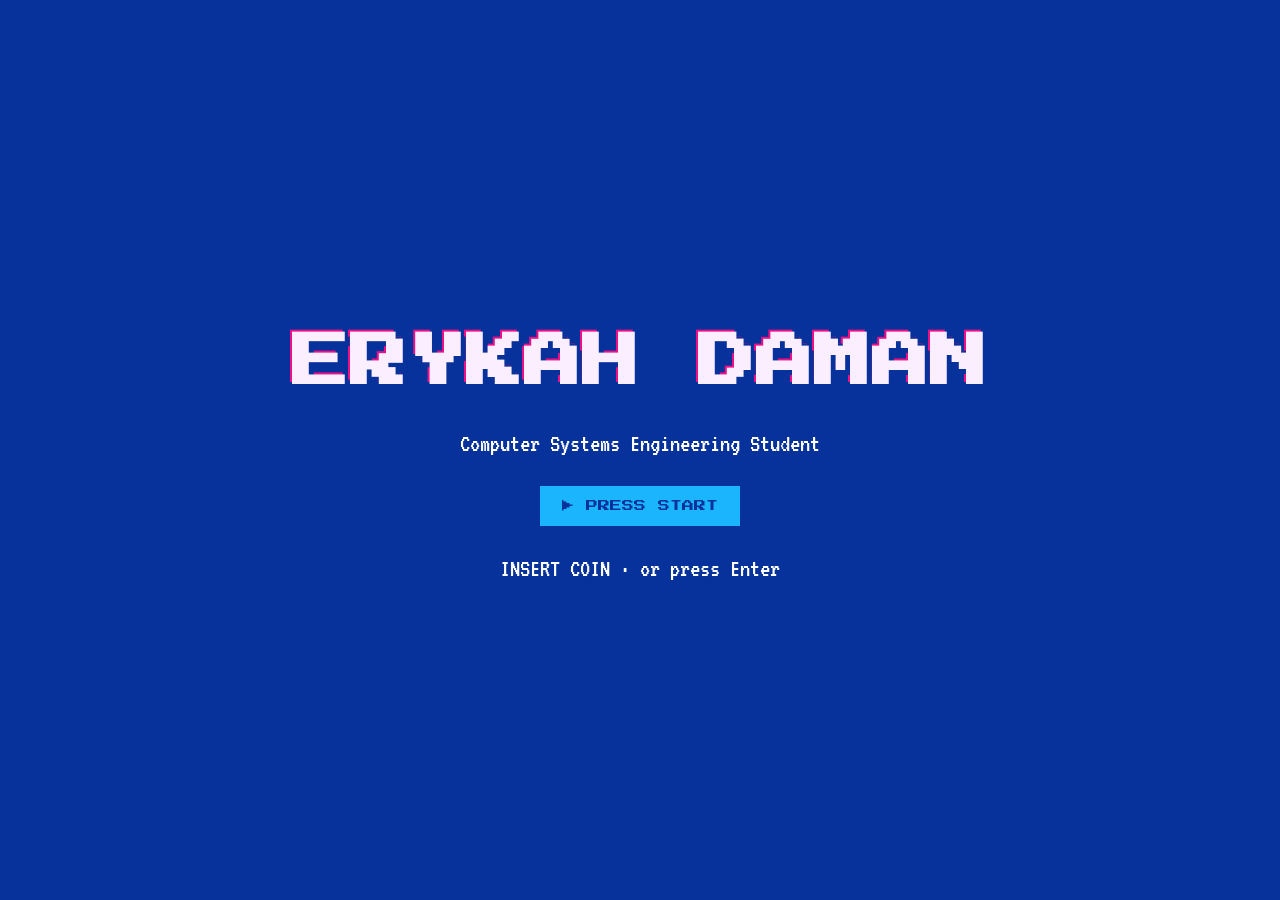
<file: index.html>
<!DOCTYPE html><html lang="en"><head><meta charset="UTF-8"><meta name="viewport" content="width=device-width,initial-scale=1"><link rel="stylesheet" href="style.css"><title>Press Start</title></head><body><video id="bgvideo" autoplay muted loop playsinline><source src="background.mp4" type="video/mp4"></video><canvas id="bg"></canvas>
<div class="start"><h1 id="n"></h1><p id="tg"></p>
<div><a class="btn" href="home.html" id="go">▶ PRESS START</a></div>
<p class="blink">INSERT COIN · or press Enter</p></div>
<script src="data.js"></script><script src="main.js"></script>
<script>n.textContent=ME.name;tg.textContent=ME.tagline;
addEventListener('keydown',e=>{if(e.key==='Enter')location.href='home.html'});</script></body></html>
</file>
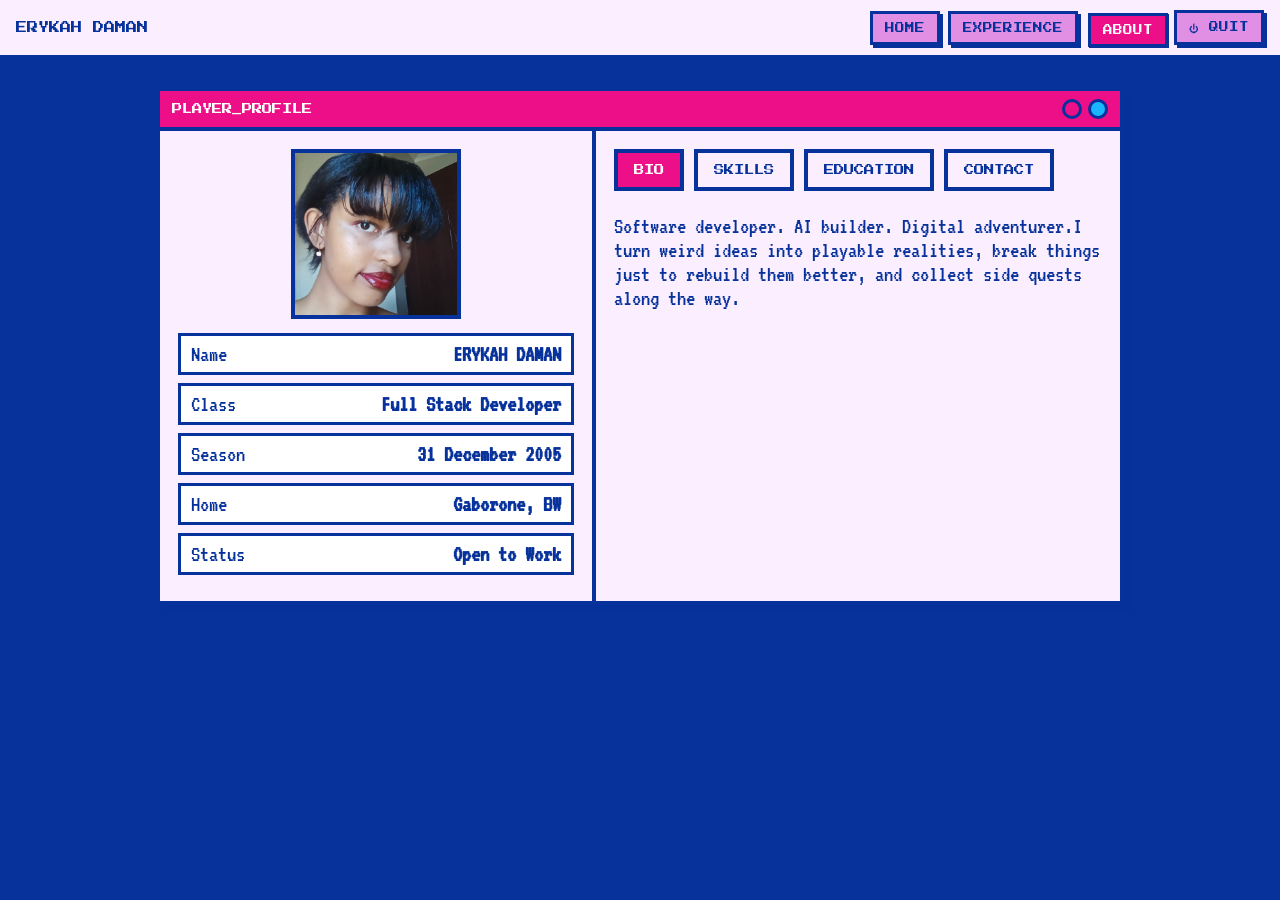
<file: about.html>
<!DOCTYPE html><html lang="en"><head><meta charset="UTF-8"><meta name="viewport" content="width=device-width,initial-scale=1"><link rel="stylesheet" href="style.css"><title>About</title></head><body><video id="bgvideo" autoplay muted loop playsinline><source src="background.mp4" type="video/mp4"></video><canvas id="bg"></canvas>
<main><section class="win pink"><div class="t">PLAYER_PROFILE<i></i></div>
<div class="book"><div>
<div class="avatar" id="av"></div>
<div class="row"><span>Name</span><b id="nm"></b></div><div class="row"><span>Class</span><b id="cl"></b></div>
<div class="row"><span>Season</span><b id="se"></b></div><div class="row"><span>Home</span><b id="ho"></b></div><div class="row"><span>Status</span><b id="st"></b></div>
</div><div>
<div class="tabs" role="tablist" id="tb"></div><div id="pane" style="margin-top:16px"></div></div></div></section></main>
<script src="data.js"></script><script src="main.js"></script>
<script>
nm.textContent=ME.name;cl.textContent=ME.class;se.textContent=ME.season;ho.textContent=ME.home;st.textContent=ME.status;
const img=new Image();img.onload=()=>av.style.backgroundImage='url('+ME.avatar+')';img.onerror=()=>av.textContent=ME.emoji;img.src=ME.avatar;
const T={BIO:()=>'<p>'+ME.bio+'</p>',SKILLS:()=>ME.skills.map(s=>s[0]+'<div class="xp"><span style="width:'+s[1]+'%"></span></div>').join(''),
EDUCATION:()=>ME.education.map(e=>'<div class="card"><h3>'+e[0]+'</h3>'+e[1]+'</div>').join(''),CONTACT:()=>ME.contact.map(c=>'<div class="row"><span>'+c[0]+'</span><b>'+c[1]+'</b></div>').join('')};
Object.keys(T).forEach((k,i)=>{const b=document.createElement('button');b.textContent=k;b.setAttribute('role','tab');b.onclick=()=>{[...tb.children].forEach(x=>x.setAttribute('aria-selected',x===b));pane.innerHTML=T[k]()};tb.append(b);if(!i)b.click()});
</script></body></html>
</file>
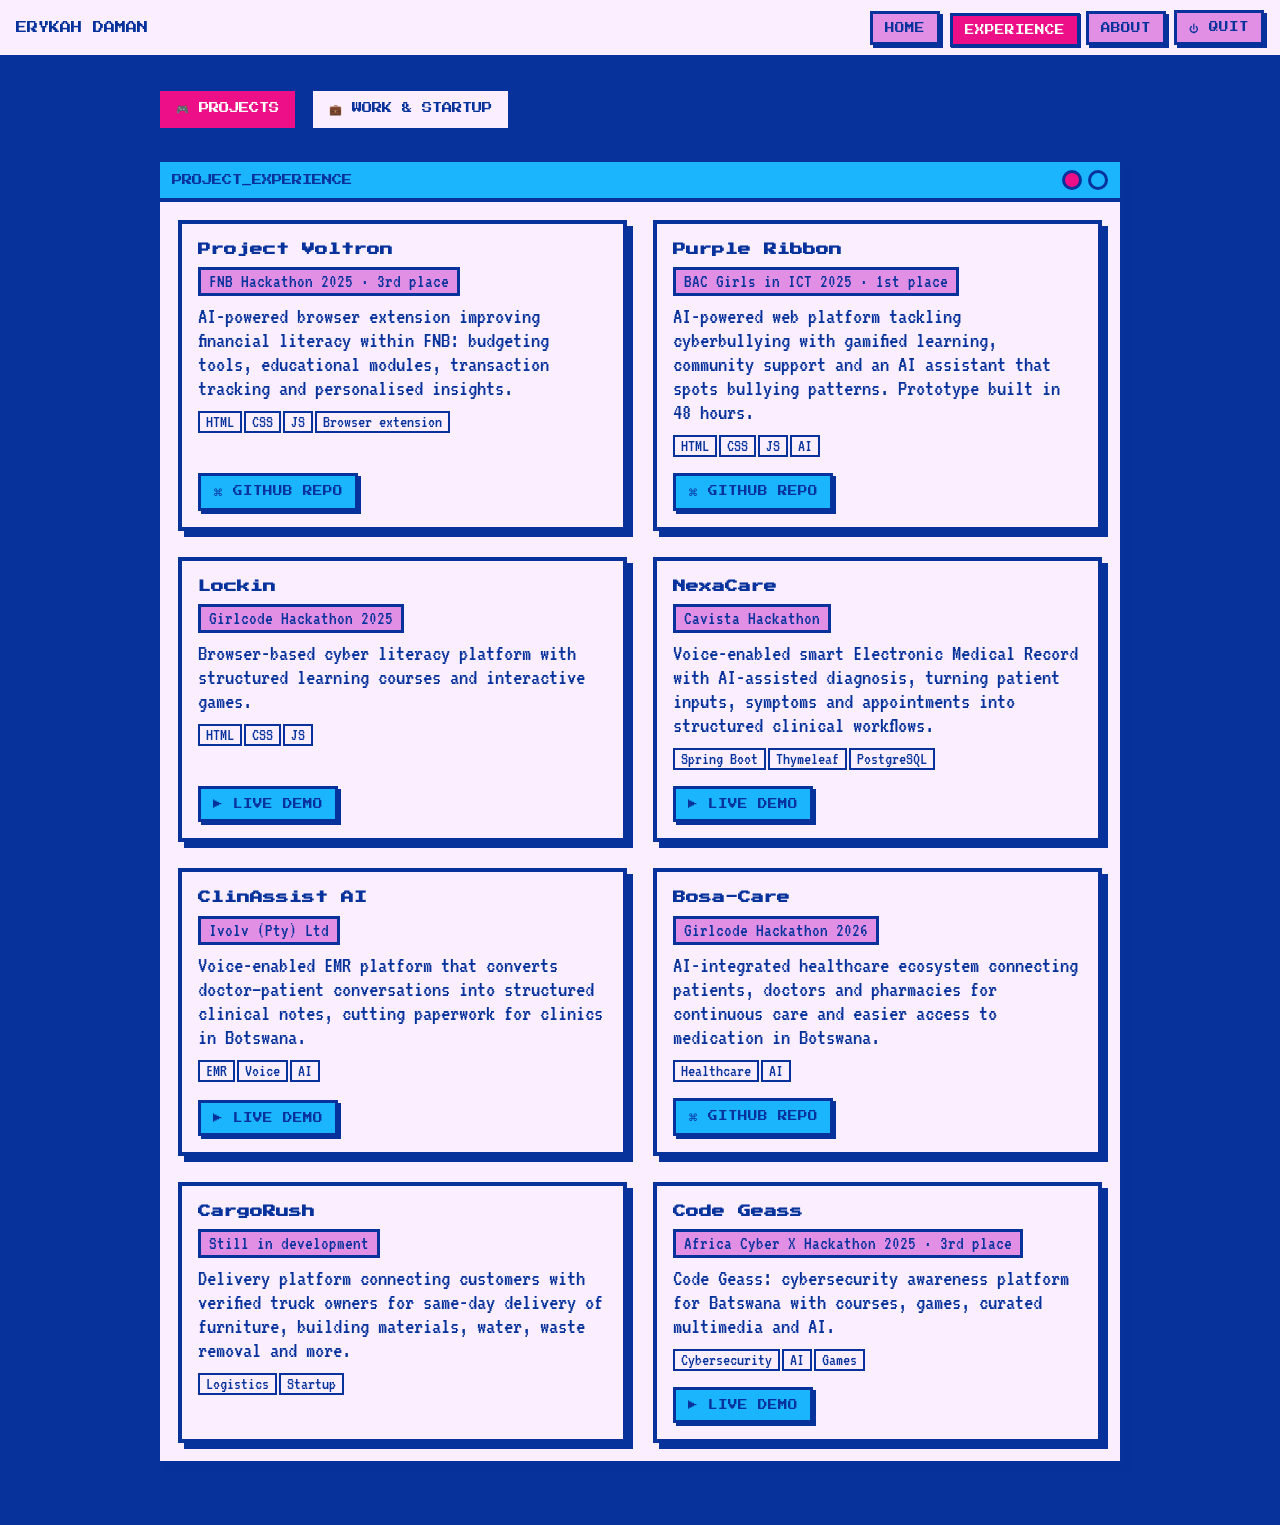
<file: experience.html>
<!DOCTYPE html><html lang="en"><head><meta charset="UTF-8"><meta name="viewport" content="width=device-width,initial-scale=1"><link rel="stylesheet" href="style.css"><title>Experience</title></head><body>
<video id="bgvideo" autoplay muted loop playsinline><source src="background.mp4" type="video/mp4"></video><canvas id="bg"></canvas>
<main>
<div class="tabs" role="tablist" id="tb"></div>
<section class="win"><div class="t"><span id="ttl"></span><i></i></div><div class="c"><div class="feature-grid" id="list"></div></div></section>
</main>
<script src="data.js"></script><script src="main.js"></script>
<script>
const TABS={projects:["🎮 PROJECTS","PROJECT_EXPERIENCE",PROJECTS],work:["💼 WORK & STARTUP","WORK_EXPERIENCE",WORK]};
const card=i=>{
const ok=u=>u&&!u.startsWith('PASTE');
return `<article class="feature-box"><div class="fc"><h3>${i.title}</h3><span class="ev">${i.event}</span><p>${i.desc}</p><div>${tags(i.tags)}</div>
<div class="btns">${ok(i.repo)?`<a href="${i.repo}" target="_blank" rel="noopener">⌘ GITHUB REPO</a>`:''}${ok(i.live)?`<a href="${i.live}" target="_blank" rel="noopener">▶ LIVE DEMO</a>`:''}</div></div></article>`};
const show=k=>{const[t,h,d]=TABS[k];ttl.textContent=h;[...tb.children].forEach(b=>b.setAttribute('aria-selected',b.dataset.k===k));list.innerHTML=d.map(card).join('')};
Object.keys(TABS).forEach(k=>{const b=document.createElement('button');b.textContent=TABS[k][0];b.dataset.k=k;b.setAttribute('role','tab');b.onclick=()=>show(k);tb.append(b)});
show('projects');
</script></body></html>
</file>
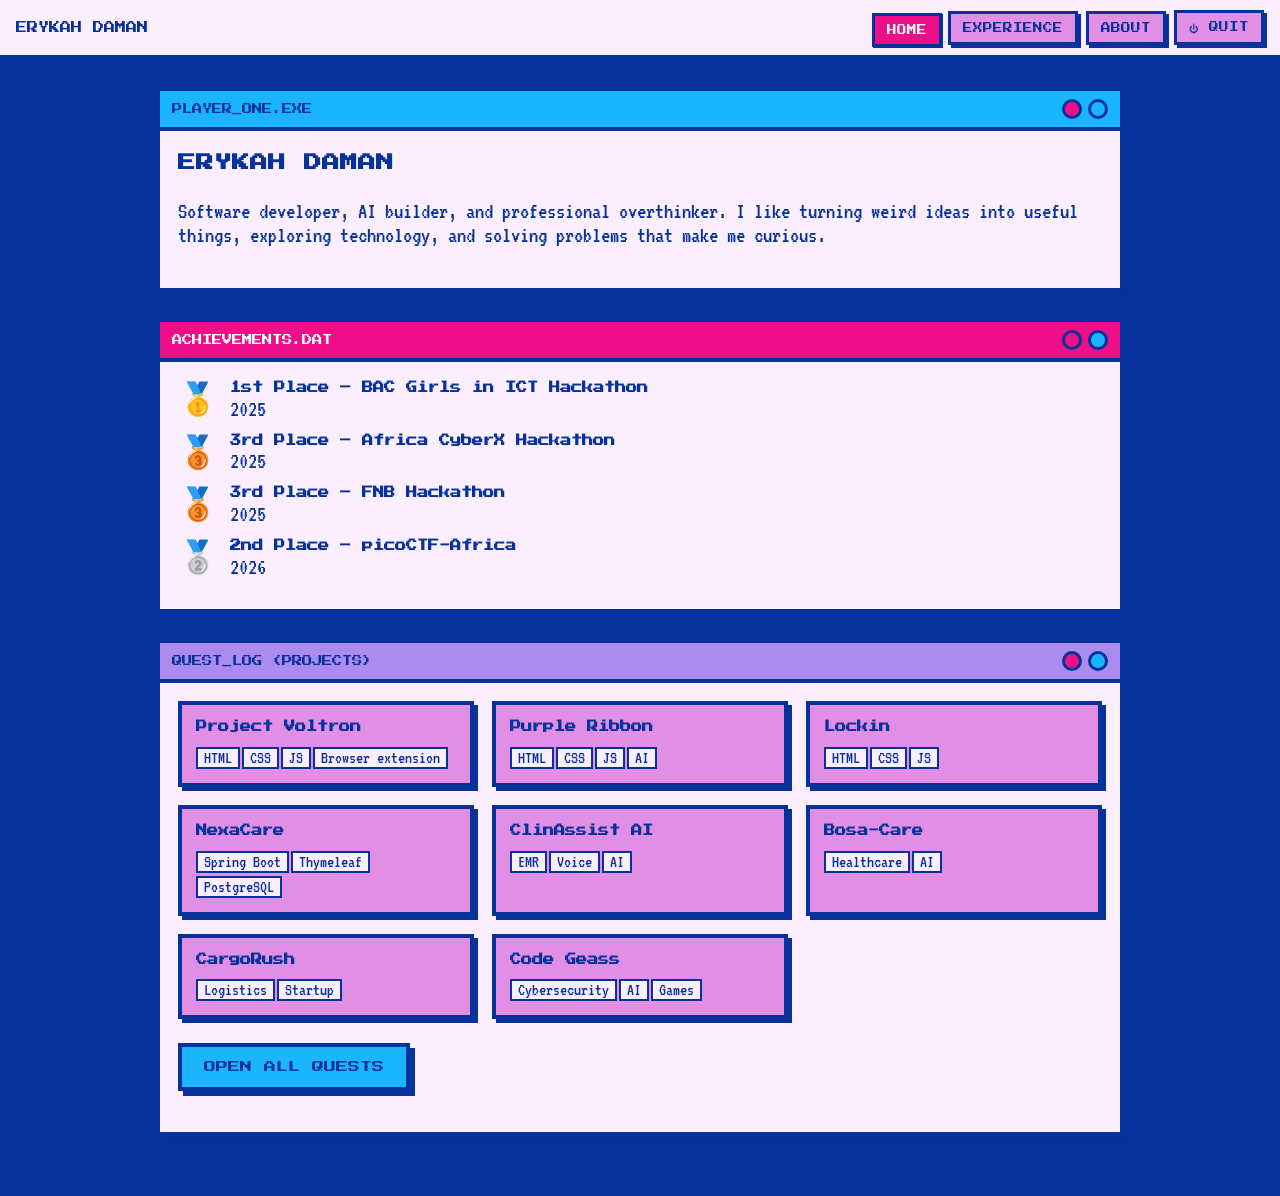
<file: home.html>
<!DOCTYPE html><html lang="en"><head><meta charset="UTF-8"><meta name="viewport" content="width=device-width,initial-scale=1"><link rel="stylesheet" href="style.css"><title>Home</title></head><body><video id="bgvideo" autoplay muted loop playsinline><source src="background.mp4" type="video/mp4"></video><canvas id="bg"></canvas>
<main>
<section class="win"><div class="t">PLAYER_ONE.EXE<i></i></div><div class="c"><h1 id="n" style="font-size:1.1rem;margin-bottom:10px"></h1><p id="s"></p></div></section>
<section class="win pink"><div class="t">ACHIEVEMENTS.DAT<i></i></div><div class="c" id="wins"></div></section>
<section class="win peach"><div class="t">QUEST_LOG (PROJECTS)<i></i></div><div class="c"><div class="grid" id="proj"></div><p><a class="btn" href="experience.html">OPEN ALL QUESTS</a></p></div></section>
</main>
<script src="data.js"></script><script src="main.js"></script>
<script>n.textContent=ME.name;s.textContent=ME.summary;
wins.innerHTML=WINS.map(w=>'<div class="ach"><span class="ic">'+w.icon+'</span><div><h3 style="font-size:.7rem">'+w.title+'</h3>'+w.note+'</div></div>').join('');
proj.innerHTML=PROJECTS.map(p=>'<div class="card"><h3>'+p.title+'</h3>'+tags(p.tags)+'</div>').join('');</script></body></html>
</file>
<file: style.css>
/* ===== EDIT COLORS + FONTS HERE (Neon Retro palette: hot pink, bright lilac, lavender, capri, egyptian blue) ===== */
@import url('https://fonts.googleapis.com/css2?family=Press+Start+2P&family=VT323&display=swap');
:root{
  --cream:#FBEFFF; --peach:#E18FE5; --coral:#AB8BEE; --pink:#ED0F87;
  --sky:#1BB5FD; --slate:#AB8BEE; --ink:#07329B; --white:#fff;
  --title:'Press Start 2P',monospace; --body:'VT323',monospace;
}
*{box-sizing:border-box}
body{margin:0;min-height:100vh;font-family:var(--body);font-size:1.45rem;color:var(--ink);background:#07329B}
#bg,#bgvideo{position:fixed;inset:0;width:100%;height:100%;z-index:-1;object-fit:cover;}
h1,h2,h3,.px{font-family:var(--title);line-height:1.5;margin:0}
a{color:var(--ink)}
:focus-visible{outline:4px dashed var(--pink);outline-offset:3px}
.bar{position:sticky;top:0;z-index:5;display:flex;gap:8px;flex-wrap:wrap;align-items:center;padding:10px 16px;background:var(--cream);border-bottom:4px solid var(--ink)}
.bar b{font:.7rem var(--title);margin-right:auto}
.bar a{font:.6rem var(--title);text-decoration:none;padding:9px 12px;background:var(--peach);border:3px solid var(--ink);box-shadow:3px 3px 0 var(--ink)}
.bar a:hover,.bar a.on{background:var(--pink);color:#fff;transform:translate(2px,2px);box-shadow:1px 1px 0 var(--ink)}
main{max-width:1000px;margin:0 auto;padding:28px 16px 60px;display:grid;gap:26px}
.win{background:var(--cream);border:4px solid var(--ink);box-shadow:8px 8px 0 rgba(7,50,155,.55)}
.win>.t{display:flex;justify-content:space-between;align-items:center;padding:8px 12px;background:var(--sky);border-bottom:4px solid var(--ink);font:.65rem var(--title)}
.win>.t i{display:flex;gap:6px}.win>.t i:before,.win>.t i:after{content:"";width:14px;height:14px;border:3px solid var(--ink);border-radius:50%;background:var(--pink)}
.win>.t i:after{background:#1BB5FD}
.win>.c{padding:18px}
.win.pink>.t{background:var(--pink);color:#fff}.win.peach>.t{background:var(--coral)}
.grid{display:grid;grid-template-columns:repeat(auto-fit,minmax(230px,1fr));gap:18px}
.card{background:var(--peach);border:4px solid var(--ink);padding:14px;box-shadow:4px 4px 0 var(--ink)}
.card h3{font-size:.7rem;margin-bottom:8px}
.card .tag,.tag{display:inline-block;font-size:1.1rem;background:var(--cream);border:2px solid var(--ink);padding:0 6px;margin:2px 2px 0 0}
.btn{display:inline-block;font:.75rem var(--title);text-decoration:none;color:var(--ink);background:#1BB5FD;border:4px solid var(--ink);padding:14px 22px;box-shadow:5px 5px 0 var(--ink);cursor:pointer}
.btn:hover{transform:translate(3px,3px);box-shadow:2px 2px 0 var(--ink)}
.tabs{display:flex;gap:10px;flex-wrap:wrap}
.tabs button{font:.65rem var(--title);padding:12px 16px;background:var(--cream);border:4px solid var(--ink);cursor:pointer;color:var(--ink)}
.tabs button[aria-selected=true]{background:var(--pink);color:#fff}
pre{background:var(--ink);color:var(--peach);padding:12px;overflow:auto;font:1.1rem/1.2 var(--body);border:3px solid var(--ink);margin:10px 0 0}
.xp{height:18px;border:3px solid var(--ink);background:var(--cream);margin:4px 0 12px}.xp span{display:block;height:100%;background:var(--pink)}
.ach{display:flex;gap:12px;align-items:flex-start;margin:0 0 12px}.ach .ic{font-size:2rem}
.start{min-height:100vh;display:grid;place-content:center;text-align:center;gap:26px;padding:20px}
.start h1{font-size:clamp(1.6rem,6vw,3.6rem);color:var(--cream);text-shadow:5px 5px 0 var(--ink),-2px -2px 0 var(--pink)}
.start p{color:#fff;text-shadow:3px 3px 0 var(--ink);font-size:1.6rem;margin:0}
.blink{animation:bl 1s steps(2) infinite}@keyframes bl{50%{opacity:0}}
.book{display:grid;grid-template-columns:1fr 1.2fr}
.book>div{padding:18px}.book>div:first-child{border-right:4px solid var(--ink)}
.avatar{width:170px;height:170px;margin:0 auto 14px;background:var(--sky) center/cover;border:4px solid var(--ink);display:grid;place-content:center;font-size:4rem}
.row{display:flex;justify-content:space-between;border:3px solid var(--ink);background:#fff;padding:6px 10px;margin-bottom:8px}
@media(max-width:700px){.book{grid-template-columns:1fr}.book>div:first-child{border-right:0;border-bottom:4px solid var(--ink)}}
@media(prefers-reduced-motion:reduce){.blink{animation:none}}

#bg{image-rendering:pixelated}
/* feature boxes */
.feature-grid{display:grid;grid-template-columns:repeat(auto-fit,minmax(300px,1fr));gap:26px}
.feature-box{display:flex;flex-direction:column;background:var(--cream);border:4px solid var(--ink);box-shadow:6px 6px 0 var(--ink);transition:transform .2s}
.feature-box:hover{transform:translate(-2px,-2px)}
.fc{display:flex;flex-direction:column;gap:8px;padding:16px;flex:1}
.fc h3{font-size:.8rem}.fc .ev{background:var(--peach);border:3px solid var(--ink);padding:2px 8px;font-size:1.2rem;align-self:flex-start}
.fc p{margin:0}.btns{display:flex;gap:10px;flex-wrap:wrap;margin-top:auto;padding-top:8px}
.btns a{font:.6rem var(--title);text-decoration:none;padding:10px 12px;background:var(--sky);border:3px solid var(--ink);box-shadow:3px 3px 0 var(--ink)}
.btns a:hover{background:var(--pink);color:#fff}
</file>
